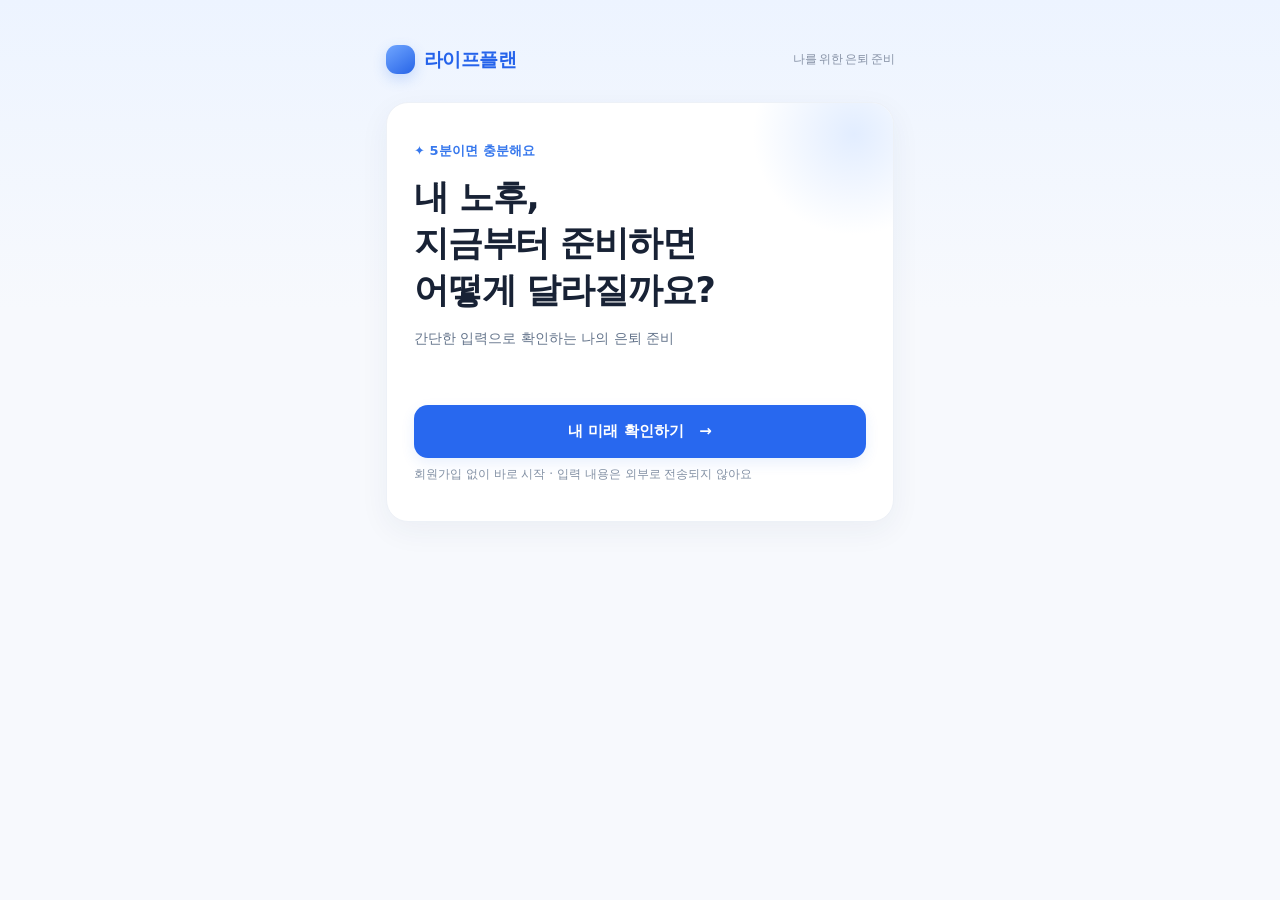
<file: index.html>
<!doctype html><html lang="ko"><head><meta charset="utf-8"><meta name="viewport" content="width=device-width,initial-scale=1"><title>LifePlan · 나의 은퇴설계</title><meta name="theme-color" content="#f7f9fd"><link rel="stylesheet" href="./style-v34.css"></head><body><main><div class="brand">라이프플랜 <span style="margin-left:auto;font-size:12px;color:#8792a6;font-weight:500">나를 위한 은퇴 준비</span></div>
<section id="home" class="card"><div class="eyebrow">✦ 5분이면 충분해요</div><h1>내 노후,<br>지금부터 준비하면<br>어떻게 달라질까요?</h1><p>간단한 입력으로 확인하는 나의 은퇴 준비</p><div style="height:38px"></div><button class="btn" onclick="start()">내 미래 확인하기 &nbsp; →</button><small>회원가입 없이 바로 시작 · 입력 내용은 외부로 전송되지 않아요</small></section>
<section id="quiz" class="card hidden"><div class="eyebrow" id="stepLabel"></div><div class="progress"><div class="bar" id="bar"></div></div><h2 id="question"></h2><div id="field"></div><p id="hint"></p><div id="workPensionOptions" class="hidden">
<div class="pension-choice worktype-grid">
<label><input type="radio" name="workType" value="db" onchange="updateWorkFields()"><span>🏢 DB형<small>회사가 퇴직급여를 책임져요</small></span></label>
<label><input type="radio" name="workType" value="dc" onchange="updateWorkFields()"><span>📈 DC형<small>회사가 적립하고 내가 운용해요</small></span></label>
<label><input type="radio" name="workType" value="unknown" onchange="updateWorkFields()"><span>❔ 모르겠어요 / 해당 없어요<small>퇴직급여 계산 제외</small></span></label>
</div>
<div id="workDBFields" class="extra-fields hidden">
<label>현재 세전 연봉</label><input type="number" id="workSalary" min="0" step="1" value="3600" inputmode="decimal">
<label>입사일부터 퇴직일까지 예상 총 근속연수 (년)</label><input type="number" id="workTenure" min="0" max="60" step="1" value="20" inputmode="decimal">
<small>현재까지 근무한 기간도 포함하세요. 예: 25세 입사, 현재 30세, 60세 퇴직이면 총 35년입니다. 연봉 ÷ 12 × 총 근속연수로 세전 단순 추정하며, 실제 DB형 급여는 퇴직 직전 평균임금 등에 따라 달라집니다.</small>
</div>
<div id="workDCFields" class="extra-fields hidden">
<label>현재 DC 적립액</label><input type="number" id="workDCBalance" min="0" step="1" value="0" inputmode="decimal">
<label>현재 세전 연봉</label><input type="number" id="workDCMonthlySalary" min="0" step="1" value="" placeholder="예: 3,600 (숫자만 입력)" inputmode="decimal" oninput="syncDCAnnual()"><small id="dcAnnualPreview">연봉을 입력하면 연간 회사 부담금(연봉 ÷ 12)을 추정해요.</small><details class="info-fold"><summary>연간 회사 부담금 직접 입력</summary><label>연간 회사 부담금</label><input type="number" id="workDCAnnual" min="0" step="1" value="0" inputmode="decimal" oninput="syncDCSalary()"></details>
<small>DC형 회사 부담금은 연간 임금총액의 1/12 이상입니다. 현재 DC 적립액에는 입사 후 지금까지 쌓인 금액을 입력하세요. 앞으로 퇴직할 때까지의 부담금만 추가 적립합니다. 연봉·상여금 변동은 별도 확인이 필요해요.</small>
</div></div><div id="pensionOptions" class="hidden" style="margin-top:15px"><label style="display:flex;align-items:center;gap:10px;font-weight:500"><input type="checkbox" id="noPension" style="width:20px;min-height:20px">국민연금을 받지 않아요 (0원 적용)</label></div><div style="height:25px"></div><div class="row"><button class="btn secondary" id="back" onclick="previous()">이전</button><button class="btn" id="next" onclick="advance()">다음</button></div></section>
<section id="results" class="hidden"><p class="value-basis">결과 금액은 모두 최초 입력 나이의 현재 구매력 기준입니다. 현재 입력하는 저축액·연금액·연봉은 입력 시점 금액 그대로 표시합니다.</p><div class="card"><span class="pill">나의 은퇴 진단 결과</span><h1 style="margin-top:15px">은퇴 후 생활비,<br>몇 살까지 가능할까요?</h1><p id="summary" class="hidden"></p><div class="stat">은퇴 시점 예상 금융자산·퇴직급여 합계 (현재가치)<b id="atRetire"></b><small id="workPensionSummary"></small></div><div class="shortfall-card"><span class="shortfall-caption">현재 계획 · 생활비 부족 예상 시점</span><b id="status"></b><small>최초 부족 시점입니다. 실제 부족·회복 여부는 그래프 아래에서 확인할 수 있어요.</small></div><div class="shortfall-card changed hidden" id="changedStatusCard"><span class="shortfall-caption">변경 계획 · 생활비 부족 예상 시점</span><b id="statusChanged"></b><small>변경 계획의 최초 부족 시점입니다. 부족·회복·재부족 시점은 그래프 아래에서 확인할 수 있어요.</small></div><h2 style="font-size:18px;margin-top:25px">은퇴 후 월 생활비 추이</h2><p style="font-size:13px">노란 실선: 현재 계획 · 파란 실선: 변경 계획 · 회색 점선: 희망 생활비 (겹치는 구간은 나란히 표시)</p><svg id="graph" class="chart" viewBox="0 0 460 260" role="img" aria-label="은퇴 이후 연령별 실제 충당 가능한 월 생활비와 희망 생활비 비교"></svg><div class="legend"><span class="dot"></span>현재 계획 &nbsp; <span id="changedLegend" class="hidden"><span class="dot alt"></span>변경 계획 &nbsp; </span> <span style="display:inline-block;width:17px;border-top:2px dashed #7f8ba2;vertical-align:middle"></span> 기본 희망 생활비 <span id="changedTargetLegend" class="hidden"><span style="display:inline-block;width:17px;border-top:2px dotted #9aa6b8;vertical-align:middle;margin-left:7px"></span> 변경 희망 생활비</span></div><div id="graphEvents" class="graph-events" aria-live="polite"></div><div class="recovery-explain" id="recoveryExplain" aria-live="polite"></div><details class="info-fold"><summary>계산 기준 · 유의사항</summary><p class="notice" id="comparisonNote"></p><p id="graphNote"></p><p>국민연금 통계 대체값: 월 647,543원(2026년 4월, 국민연금공단). 기초연금 제외. 개인별 실제 수령액·개시 연령은 다릅니다.</p><p>미래 수익 및 연금 수령액을 보장하지 않는 추정치입니다.</p></details></div>
<div class="card" id="futureCard"><h2>미래를 바꿔볼까요?</h2><p>은퇴 시점이나 저축액을 바꾸면 어떤 차이가 생길까요?</p>
<div class="stat future-preview"><span>월 저축액을 20% 늘린다면?</span><b id="futurePreviewGain">계산 중…</b><div class="future-preview-grid"><div><small>현재 계획</small><strong id="futurePreviewBase">—</strong></div><div><small>저축액 +20%</small><strong id="futurePreviewBoost">—</strong></div></div><small id="futurePreviewDesc">다른 조건은 그대로 두고 월 저축액만 20% 증가시킨 예시입니다. 아직 결과에 적용되지 않았어요.</small></div>
<button type="button" class="future-toggle" id="futureToggle" aria-expanded="false" aria-controls="futureSettings" onclick="toggleFutureSettings()">미래 계획 설정값 펼치기 ＋</button>
<div id="futureSettings" class="hidden"><label>매달 저축하는 돈</label><input type="number" id="save2" min="0" max="10000" oninput="markPending(this)"><label>은퇴하고 싶은 나이 (세)</label><input type="number" id="retire2" min="19" max="85" oninput="markPending(this)"><label>은퇴 후 한 달 생활비 (현재 가치)</label><input type="number" id="spend2" min="0" max="10000" oninput="markPending(this)"><label>국민연금 월 수령액</label><input type="number" id="pension2" min="0" max="10000" step="0.1" oninput="markPending(this)"><small id="pensionNote">0원 입력 시 통계 평균액을 적용합니다.</small><button type="button" class="details-toggle" id="detailsToggle" aria-expanded="false" onclick="toggleDetails()">⚙ 상세 설정 <span id="detailsArrow">펼치기 ＋</span></button>
<div class="details-panel hidden" id="detailsPanel">
<p style="font-size:13px">선택 항목 · 기본값 유지 가능</p>
<h3>① 연금 설정</h3>
<label>국민연금 받기 시작하는 나이</label><input type="number" id="pensionStart" min="50" max="85" step="1" value="65" oninput="markPending(this)"><small>65세는 초기 계산 가정입니다. 실제 개시 연령은 개인마다 다릅니다.</small>
<label>기존 개인연금 월 수령액</label><input type="number" id="privatePension" min="0" step="1" value="0" oninput="markPending(this)">
<div class="row"><div><label>받기 시작 (세)</label><input type="number" id="privateStart" min="40" max="100" value="60" oninput="markPending(this)"></div><div><label>받기 종료 (세)</label><input type="number" id="privateEnd" min="40" max="110" value="85" oninput="markPending(this)"></div></div>
<small>기존 개인연금만 입력하세요. 위에서 계산한 DB·DC 퇴직급여나 별도 IRP 적립액을 다시 입력하면 중복 계산돼요. 입력 월 연금액은 현재 구매력 기준으로 간주하고 물가에 연동된다고 가정합니다.</small>
<h3>② 나이에 따른 생활비</h3>
<label style="display:flex;align-items:center;gap:9px;font-weight:500"><input type="checkbox" id="ageSpending" style="width:20px;min-height:20px" onchange="toggleSpending();markPending(this)">나이에 따라 생활비 다르게 쓰기</label>
<div id="spendingPanel" class="hidden"><small>아래 비율은 최초 희망 생활비에 적용해요. 100%는 동일한 생활비입니다.</small>
<div class="row"><div><label>70대 (%)</label><input type="number" id="spend70" min="0" max="300" value="100" oninput="markPending(this)"></div><div><label>80대 (%)</label><input type="number" id="spend80" min="0" max="300" value="100" oninput="markPending(this)"></div><div><label>90세 이후 (%)</label><input type="number" id="spend90" min="0" max="300" value="100" oninput="markPending(this)"></div></div></div>
<h3>③ 운용 방식 · 수익률 · 물가</h3>
<label for="investStyle">어떤 방식으로 운용할까요?</label>
<select id="investStyle" onchange="applyInvestStyle();markPending(this)">
<option value="balanced" selected>기본형 · 연 3% (공통 가정)</option>
<option value="safe">안정 중심 · 연 2% (예시 가정)</option>
<option value="growth">성장 중심 · 연 5% (예시 가정)</option>
<option value="custom">직접 설정</option>
</select>
<small>일반 자산·DC 적용 · IRP 별도 선택 / 2·3·5%는 비교용 가정</small>
<div class="row"><div><label>은퇴 전 수익률 (%)</label><input type="number" id="preRate" min="-50" max="30" step="0.5" value="3" oninput="markCustom();markPending(this)"></div><div><label>은퇴 후 수익률 (%)</label><input type="number" id="postRate" min="-50" max="30" step="0.5" value="3" oninput="markCustom();markPending(this)"></div></div>
<div class="row"><div><label>IRP 운용수익률 직접 조정 (%)</label><input type="number" id="irpRateDetail" min="-50" max="30" step="0.5" value="2.99" oninput="markIrpCustom();markPending(this)"></div><div><label>DC형 운용수익률 (%)</label><input type="number" id="dcRate" min="-50" max="30" step="0.5" value="3" oninput="markCustom();markPending(this)"></div></div>
<label>연간 물가상승률 (%)</label><input type="number" id="inflationRate" min="-10" max="30" step="0.5" value="2" oninput="markPending(this)"><small>수익률은 확정 수익이 아닌 계산용 가정입니다. 세금과 수수료는 반영하지 않습니다.</small>
<button type="button" class="btn secondary" style="margin-top:18px" onclick="resetDetails()">상세 설정 기본값으로 되돌리기</button>
</div>
<button type="button" class="btn apply-result" onclick="applyResults()">결과 변경하기 →</button><small class="pending-hint" id="pendingMain" aria-live="polite"></small><div id="changedDetails" class="hidden"><div class="stat">변경한 계획의 은퇴 시점 자산 (현재가치)<b id="newAsset"></b></div><div class="stat">현재 계획 대비 목표 연령 잔여자산 차이 (현재가치)<b id="delta"></b></div></div><p id="editHint" class="notice">조건을 수정한 뒤 ‘결과 변경’ 버튼을 눌러주세요.</p><button class="btn secondary" onclick="window.print()">결과 PDF로 저장</button></div></div><div class="card" id="irpCard"><span class="pill">노후 준비 추가 실험</span><h2 style="margin-top:15px">개인형 IRP로<br>저축 방법을 바꿔볼까요?</h2><p>납입액·운용 방식별 은퇴자산 비교</p><div class="stat" style="margin-top:18px">현재 설정한 월 저축액<b id="irpCurrentSaving">0만원</b></div>
<div class="stat" style="margin-top:16px"><strong>IRP 전환 시 예상 추가 자산 (현재가치)</strong><b id="irpPreviewGain">계산 중…</b><small id="irpPreviewPV" class="irp-pv"></small><small id="irpPreviewDesc">기본 예시: 월 80만원을 ETF·펀드형 IRP(연 4.48% 가정)로 이전 · 아직 미적용. 설정을 변경하면 선택값으로 다시 계산해요.</small></div>
<button type="button" class="btn secondary" id="irpSettingsToggle" aria-expanded="false" onclick="toggleExperiment('irp')">IRP 설정값 펼치기 ＋</button>
<div id="irpSettingsPanel" class="hidden"><label>IRP 납입 방법</label><div class="pension-choice" style="margin-top:8px">
<label><input type="radio" name="irpMode" value="transfer" checked onchange="markPending(this)"><span><strong class="irp-choice-title">기존 예적금에서 IRP로 이전하기</strong><small>총 저축액은 그대로 유지</small></span></label>
<label><input type="radio" name="irpMode" value="extra" onchange="markPending(this)"><span><strong class="irp-choice-title">추가로 IRP에 입금하기</strong><small>월 총 저축액 증가</small></span></label></div>
<label for="irpMonthly">매달 IRP에 납입할 금액</label><input type="number" id="irpMonthly" min="0" max="150" step="1" value="0" inputmode="decimal" oninput="markPending(this)"><small id="irpValidation" style="color:#c2410c;font-weight:700" aria-live="polite"></small><small id="irpAllocation">기존 저축액 중 IRP에 넣을 금액을 입력해 주세요.</small><small>연금계좌 합산 납입한도: 연 1,800만원(월 환산 150만원). 월 저축 200만원 전액을 IRP에 납입할 수는 없어요.</small><div class="extra-fields" style="margin-top:18px"><label for="irpStrategy" style="margin-top:0">IRP에 모은 돈을 어떻게 운용할까요?</label>
<select id="irpStrategy" onchange="updateIrpStrategy();markPending(this)">
<option value="unknown" selected>잘 모르겠어요 · IRP 전체 10년 평균 2.99%</option>
<option value="deposit">🏦 예금·원리금보장형 중심</option>
<option value="mixed">⚖️ 예금 + 투자 혼합</option>
<option value="fund">📈 ETF·펀드 중심</option>
<option value="custom">⚙️ 수익률 직접 설정</option>
</select>
<div id="irpMixPanel" class="hidden"><label for="irpSafeWeight">예금·원리금보장형 비중 <b id="irpSafePct">70%</b></label><input id="irpSafeWeight" type="range" min="30" max="100" step="5" value="70" oninput="updateIrpStrategy();markPending(this)"><small>나머지 <span id="irpRiskPct">30%</span>는 ETF·펀드 등 투자상품으로 가정해요. 실제 IRP 위험자산 편입 한도는 상품 유형에 따라 다릅니다.</small></div>
<small id="irpStrategyInfo">IRP 10년 연환산 2.99% · 과거 실적</small>
<small>최근 10년 연환산(2025년 말): 원리금보장 2.11% · 실적배당 4.48%(퇴직연금 전체), IRP 2.99%. 혼합형은 비중 가중 추정. <a href="https://www.kcmi.re.kr/report/report_view?report_no=2327" target="_blank" rel="noopener noreferrer">출처: 자본시장연구원(고용노동부·금융감독원 통계 인용) ↗</a></small></div><input type="hidden" id="irpRate" value="2.99"><button type="button" class="btn apply-result" onclick="applyResults()">IRP 결과 변경하기 →</button><small class="pending-hint" id="pendingIrp" aria-live="polite"></small><div class="stat">은퇴 시점 예상 IRP 적립액 (현재가치)<b id="irpBalance">0만원</b></div><div class="stat">연간 세액공제 산술 예시 (환급 보장 아님)<b id="irpTax">0만원</b></div><input type="hidden" id="irpTaxBand" value="13.2"><input type="hidden" id="irpOtherDeduction" value="0"><small>예상 급여에 따른 공제율 13.2% 또는 16.5% 적용 · 타 연금계좌 납입 0원 가정</small><small id="irpSummary">납입액을 입력하면 계산 결과를 보여드려요.</small><details class="info-fold"><summary>IRP 계산 기준 · 유의사항</summary><p>수익률: 2025년 말 기준 과거 10년 연환산 실적. 미래 수익 보장 아님. 실적배당형 원금 손실 가능. 혼합형은 비중 가중 추정치.</p><p>중도 인출 제한 · 수수료 · 수령 시 과세 가능. 세액공제는 납부세액·소득·타 연금계좌 납입액에 따라 달라짐.</p><p>공제율은 입력 연봉 5,500만원 초과 시 13.2%, 이하 시 16.5%를 가정(종합소득 기준 등 실제 요건에 따라 다름). IRP 수령세금·수수료·세액공제액 재투자는 미반영. 은퇴 후에는 수익률이 낮은 계좌에서 우선 인출하며 IRP는 55세 이전 인출하지 않습니다. 기존 IRP 납입액 중복 입력 주의.</p></details></div></div>
<div class="card" id="housingCard"><span class="pill">노후 소득 추가 실험</span><h2 style="margin-top:14px">🏠 주택연금 가입하면?</h2><p>내 집에 거주하면서 받는 월 연금 · 기존 IRP와 함께 비교</p>
<div class="stat" style="margin-top:16px"><strong>주택연금 가입 시 예상 월 수령액 (현재가치)</strong><b id="housePreviewMonthly">계산 중…</b><small id="housePreviewDesc">주택 시세 5억원 · 70세 가입 기준 예시이며 현재 계획에는 적용되지 않았어요.</small></div>
<button type="button" class="btn secondary" id="houseSettingsToggle" aria-expanded="false" onclick="toggleExperiment('house')">주택연금 설정값 펼치기 ＋</button>
<div id="houseSettingsPanel" class="hidden"><input type="checkbox" id="houseOn" class="hidden" aria-hidden="true" tabindex="-1">
<div id="houseInputs"><label>주택 예상 매매가격 (시세 기준)</label><small>공시가격이 아닌 실제 시장에서 거래되는 예상 가격을 입력해 주세요. 가입 자격 판단에는 공시가격 등 별도 기준이 적용돼요.</small><input id="housePrice" type="number" min="1000" max="300000" step="1000" value="50000" oninput="markPending(this);validateHousingPrice(false)"><small id="housePriceError" class="housing-price-error" role="alert" aria-live="polite"></small><small class="housing-eligibility">가입 요건: 부부 중 1명 만 55세 이상 · 부부합산 공시가격 등 12억 원 이하</small><label for="houseAge">부부 중 연소자 나이 (세)</label><input id="houseAge" type="number" min="55" max="95" step="1" value="70" inputmode="numeric" oninput="markPending(this);validateHousingAge(false)"><small>배우자가 없으면 본인 나이를 입력해 주세요. 월 지급액은 부부 중 연소자 나이를 기준으로 추정합니다.</small><small id="houseAgeError" class="housing-age-error" role="alert" aria-live="assertive"></small>
<div class="stat">주택연금 월 예상 지급액 (현재가치)<b id="houseMonthly">—</b></div><small id="houseBasis">2026.03.01 한국주택금융공사 일반주택·종신 정액형 조견표 기준</small><small id="houseWarning"></small><details class="info-fold"><summary>가입 조건 · 계산 기준</summary><p>부부 중 한 명 55세 이상, 부부합산 공시가격 등 12억 원 이하 등 요건 충족 필요. 월지급액 추정에는 예상 매매가격을 사용하며, 가입 요건 판단용 공시가격과는 다릅니다.</p><p>월지급액은 공식 조견표의 연령·주택가격 구간을 선형 보간한 참고 추정치입니다. 실제 월지급액은 주택 종류, 인정 시세, 배우자 나이, 지급 방식 등에 따라 달라집니다. 정액형은 명목 지급액 일정으로 가정합니다.</p><p>주택연금은 담보대출 성격의 연금이며 보증료·이자 등이 발생합니다. 주택 시세를 현금성 은퇴자산에 더하지 않습니다. 주택담보대출 잔액과 대출상환 방식은 미반영.</p><p><a href="https://www.hf.go.kr/ko/sub03/sub03_02_02.do" target="_blank" rel="noopener">한국주택금융공사 공식 예상연금조회 ↗</a> · <a href="https://hf.go.kr/ko/sub03/sub03_01_01_02.do" target="_blank" rel="noopener">2026년 월지급금 조견표 ↗</a></p></details></div><button type="button" class="btn apply-result" onclick="applyHousingResults()">주택연금 결과 변경하기 →</button><small class="pending-hint" id="pendingHouse" aria-live="polite"></small></div></div>
<div class="card" id="actionCard"><span class="pill">참고용 개선 계산</span><h2 style="margin-top:15px">내 노후를 바꾸는<br>3가지 방법</h2><p id="actionIntro">입력 조건 기준</p><div id="actionList"></div><p class="notice">추정치 · 세금 및 수익률 변동성 미반영</p></div>
<button class="btn secondary" onclick="reset()">처음부터 다시 하기</button><div class="card survey-card" id="surveyCard"><span class="pill">LifePlan 이용 후기</span><h2 style="margin-top:14px">사용 경험을 들려주세요.</h2><p>라이프플랜을 사용해 보신 의견을 남겨주시면 개선에 도움이 됩니다.</p><a class="btn survey-link" href="https://naver.me/FRoTKRwP" target="_blank" rel="noopener noreferrer">설문조사 참여하기 →</a><small>네이버폼이 새 탭에서 열립니다.</small></div><div class="card reference-card" id="referenceCard"><details class="info-fold" id="allReferences"><summary>📚 참고 · 계산 기준 및 유의사항</summary><p>아래 내용은 계산에 사용한 가정과 검증 결과입니다. 세금·수수료·연금 인출 한도는 별도 확인이 필요합니다.</p><div id="referenceAudit"></div><div id="referenceIRP"><div id="irpComparisonNote" class="stat" style="margin-top:14px;display:none;background:#fff8eb;border-color:#ffe0aa;color:#7a4b12;line-height:1.65;font-size:14px"></div></div></details></div></section></main>
<script src="./app-v34.js"></script></body></html>
</file>
<file: style-v34.css>
:root{font-family:system-ui,-apple-system,"Noto Sans KR",sans-serif;color:#182235;background:#f5f7fb}*{box-sizing:border-box}body{margin:0}main{max-width:520px;margin:0 auto;padding:24px 18px 70px}.brand{font-size:18px;font-weight:800;color:#2764e7;margin:14px 0 35px}.card{background:white;border-radius:24px;padding:27px 22px;box-shadow:0 8px 30px #1b3c6910;margin-bottom:16px}h1{font-size:30px;line-height:1.35;letter-spacing:-1px;margin:0 0 12px}h2{font-size:22px;margin:0 0 12px}p{color:#697386;line-height:1.6}.eyebrow{color:#2764e7;font-weight:750;font-size:13px;margin-bottom:12px}.btn{border:0;border-radius:14px;background:#2868ef;color:white;font-weight:750;font-size:16px;padding:16px;width:100%;cursor:pointer}.btn.secondary{background:#eef3ff;color:#2868ef}.row{display:flex;gap:10px}.row>*{flex:1}label{display:block;font-size:15px;font-weight:700;margin:19px 0 8px}input,select{width:100%;padding:14px;border:1px solid #dfe5ef;border-radius:12px;font-size:17px;background:white;color:#182235}small{display:block;color:#8490a0;margin-top:7px;line-height:1.5}.hidden{display:none}.progress{height:6px;background:#e8eef8;border-radius:10px;margin-bottom:25px}.bar{height:100%;background:#2868ef;border-radius:10px;transition:.2s}.stat{background:#f4f7ff;border-radius:16px;padding:18px;margin:12px 0}.stat b{display:block;font-size:25px;margin-top:7px}.chart{width:100%;height:220px}.legend{font-size:12px;color:#64748b}.dot{display:inline-block;width:10px;height:10px;border-radius:50%;margin-right:5px;background:#2868ef}.dot.alt{background:#ff9f43}.notice{font-size:12px;color:#778397;line-height:1.7}button:disabled{opacity:.4} .pill{display:inline-block;background:#eef4ff;color:#2868ef;padding:7px 11px;border-radius:20px;font-size:13px;font-weight:700}
/* LifePlan visual refresh — soft, mobile-first financial UX */
:root{color:#191f28;background:#f7f9fd}
body{background:linear-gradient(180deg,#edf4ff 0,#f7f9fd 310px,#f7f9fd 100%);min-height:100vh}
main{max-width:540px;padding:22px 18px 85px}
.brand{display:flex;align-items:center;gap:9px;color:#2563eb;font-size:19px;letter-spacing:-.6px;margin:9px 0 28px}
.brand:before{content:"";width:29px;height:29px;border-radius:11px;background:linear-gradient(145deg,#70a6ff,#2764e7);box-shadow:0 5px 14px #367af43b}
.card{border:1px solid #ffffffd9;box-shadow:0 12px 38px #253b6410;border-radius:27px;padding:29px 24px;margin-bottom:18px}
#home{padding:38px 27px 31px;min-height:420px;position:relative;overflow:hidden}
#home:before{content:"";position:absolute;width:210px;height:210px;border-radius:50%;background:radial-gradient(circle,#e2edff 0,#e2edff00 68%);right:-66px;top:-74px;pointer-events:none}
h1{font-size:clamp(29px,7.5vw,35px);letter-spacing:-1.5px;line-height:1.32}
h2{font-size:24px;letter-spacing:-.8px;line-height:1.4}
p{font-size:15px;line-height:1.8;color:#667085}
.eyebrow{letter-spacing:.1px;color:#3778ed}
.btn{background:#2874f0;min-height:54px;border-radius:15px;box-shadow:0 6px 16px #3475ed22;transition:transform .13s,background .13s}
.btn:active{transform:scale(.985);background:#175cce}
.btn.secondary{box-shadow:none;background:#eef4ff;color:#2764e7}
.btn.secondary:active{background:#e2ecff}
input,select{border:1.5px solid #e3e9f3;border-radius:14px;min-height:54px;outline:none;transition:border-color .2s,box-shadow .2s}
input:focus,select:focus{border-color:#3980f8;box-shadow:0 0 0 4px #3980f817}
label{font-size:14px}
.progress{height:7px;background:#edf1f8;margin-bottom:30px}
.bar{background:linear-gradient(90deg,#6ba7ff,#2868ef)}
.stat{background:linear-gradient(135deg,#f2f7ff,#f8faff);border:1px solid #e8f0ff;border-radius:19px;padding:20px}
.stat b{font-size:26px;letter-spacing:-1px;color:#1b4fc2;overflow-wrap:anywhere}
.pill{background:#eaf2ff;color:#2868ef;padding:9px 13px}
.chart{margin-top:15px;background:#fbfcff;border-radius:14px;padding:8px}
.notice{border-top:1px solid #eef1f6;padding-top:13px;margin-top:19px}
@media(min-width:600px){main{padding-top:36px}}
@media print{body{background:white}main{max-width:100%;padding:0}.brand,#home,#quiz,.btn,#results>.card:nth-child(2) label,#results>.card:nth-child(2) input{display:none!important}.card{box-shadow:none;border:1px solid #ddd;break-inside:avoid}}

.details-toggle{display:flex;align-items:center;justify-content:space-between;width:100%;padding:17px 18px;border:1px solid #dfe9fa;background:#f5f8ff;color:#245ac5;border-radius:15px;font-size:16px;font-weight:750;cursor:pointer;margin:18px 0 6px}
.details-panel{background:#fbfcff;border:1px solid #e7eef8;border-radius:18px;padding:4px 18px 20px;margin-bottom:16px}
.details-panel h3{font-size:16px;margin:22px 0 7px}.details-panel small{font-size:12px}.details-panel .row label{font-size:12px}.details-panel .row input{font-size:15px;padding:10px}.details-panel select{font-size:15px}.tag{display:inline-block;border-radius:20px;background:#edf4ff;color:#2868ef;font-size:12px;padding:5px 10px}
@media print{.details-toggle,.details-panel{display:none!important}}
#actionCard .stat{margin:14px 0}#actionCard .btn{font-size:14px;min-height:44px;padding:12px}#actionCard p{line-height:1.6}
.pension-choice{display:grid;grid-template-columns:1fr 1fr;gap:10px;margin-top:17px}
.pension-choice label{display:block;margin:0;cursor:pointer}
.pension-choice input{position:absolute;opacity:0;width:1px;height:1px;min-height:1px}
.pension-choice span{display:block;padding:17px 12px;border:2px solid #e6edf7;border-radius:16px;min-height:82px;background:white;line-height:1.55;font-size:14px;font-weight:750}
.pension-choice small{font-weight:400;font-size:11px;margin-top:3px}
.pension-choice input:checked+span{background:#edf5ff;border-color:#2874f0;color:#1b55bb}
.pension-choice input:focus-visible+span{outline:3px solid #98bcff}
/* Three retirement options: two equal cards above, one full-width below. */
.worktype-grid>label:last-child{grid-column:1/-1}
.worktype-grid>label:last-child span{min-height:72px;display:flex;flex-direction:column;justify-content:center;align-items:center;text-align:center}
.worktype-grid>label:last-child small{display:block}
.extra-fields{background:#f6f9ff;border-radius:16px;padding:16px;margin-top:15px}
.extra-fields label{margin-top:12px}
.info-fold{margin-top:13px;border-top:1px solid #edf0f5;padding-top:12px;color:#768398;font-size:12px}.info-fold summary{cursor:pointer;font-weight:700;color:#64748b;list-style:none}.info-fold summary:after{content:" ＋"}.info-fold[open] summary:after{content:" −"}.info-fold p,.info-fold small{font-size:12px;line-height:1.65;margin:9px 0}.stat{margin:10px 0}.card>p{margin:8px 0 17px}

.diagnostic-lines{display:grid;gap:9px;margin-top:11px}.diagnostic-row{display:flex;justify-content:space-between;align-items:flex-start;gap:12px;border-bottom:1px solid #e7edf5;padding-bottom:9px;font-size:13px;line-height:1.5}.diagnostic-row:last-child{border-bottom:0;padding-bottom:0}.diagnostic-row span{color:#667085;flex:1}.diagnostic-row b{color:#182b49;text-align:right;max-width:57%;overflow-wrap:anywhere}.diagnostic-note{font-size:11px;color:#8290a4;line-height:1.55;margin-top:9px}/* Compact, printable personalized retirement report */
.report-grid{display:grid;grid-template-columns:1fr 1fr;gap:10px;margin:16px 0}.report-metric{background:#f5f8ff;border:1px solid #e8eef9;border-radius:15px;padding:15px 12px}.report-metric small{font-size:11px;margin:0;color:#667085}.report-metric strong{display:block;margin-top:7px;font-size:20px;color:#245ac5;letter-spacing:-.5px;overflow-wrap:anywhere}.report-verdict{padding:16px;border-radius:16px;background:#edf5ff;border:1px solid #dbe9ff}.report-verdict strong{display:block;color:#2059c4;font-size:19px;margin-bottom:5px}.report-verdict p{margin:0;font-size:13px}.report-next{padding:15px 17px;background:#f8fafc;border-radius:14px;margin-top:13px}.report-next b{font-size:14px}.report-next p{margin:5px 0 0;font-size:13px}.report-meta{font-size:11px;color:#8591a2;line-height:1.6;margin-top:14px}@media print{#reportCard{break-inside:avoid}#reportCard .btn{display:none!important}}
.house-toggle{display:flex;align-items:center;gap:12px;font-weight:750;margin:20px 0;cursor:pointer}.house-toggle input{width:22px;height:22px;accent-color:#2b76e5}.house-toggle+div{margin-top:8px}#housingCard .stat{margin:18px 0}#housingCard small{display:block;margin:8px 0;line-height:1.65}
/* Short input guidance directly above the field */
.quiz-input-hint{font-size:14px;color:#8491a5;line-height:1.65;margin:17px 0 9px;font-weight:400}
/* Unit suffix stays visible while editing */
.money-input{position:relative}.money-input input{padding-right:72px}.money-input .money-unit{position:absolute;right:17px;top:50%;transform:translateY(-50%);font-weight:750;font-size:15px;color:#68788f;pointer-events:none}.money-input input:focus+.money-unit{color:#2764e7}

.shortfall-card{margin:12px 0;padding:22px 20px;border-radius:19px;background:linear-gradient(135deg,#fff1f1,#fff8f8);border:1px solid #ffd9dc}
.shortfall-card .shortfall-caption{font-size:14px;font-weight:800;color:#a82b3d}
.shortfall-card b{display:block;font-size:34px;letter-spacing:-1.5px;color:#df354b;margin:8px 0}
.shortfall-card small{color:#8c5a62;font-size:12px}
.shortfall-card.changed{background:linear-gradient(135deg,#fff4e6,#fffbf5);border-color:#ffdfb9}
.shortfall-card.changed .shortfall-caption,.shortfall-card.changed b{color:#cf7116}
.shortfall-card.changed small{color:#a4764e}
.apply-result{margin:20px 0 6px}
.pending-hint{color:#d36a19;font-weight:700;min-height:18px}

/* v6: 미래 변경 섹션을 IRP처럼 요약→펼치기 구조로 구성 */
.future-preview{margin:18px 0 16px;background:#f4f8ff;border:1px solid #e0eafc}
.future-preview small{display:block;margin-top:9px}
.future-toggle{display:block;width:100%;border:0;border-radius:17px;padding:19px 14px;background:#eaf1ff;color:#245ec5;font:inherit;font-weight:800;cursor:pointer;margin-bottom:12px}
#futureSettings:not(.hidden){padding-top:6px}

/* v7: 미래 계획 예시를 설정 전 비교 카드로 노출 */
.future-preview-grid{display:grid;grid-template-columns:1fr 1fr;gap:12px;margin:15px 0;}
.future-preview-grid>div{background:#fff;border:1px solid #dce6f6;border-radius:12px;padding:12px;}
.future-preview-grid small{display:block;margin:0 0 6px;color:#7d899a;}
.future-preview-grid strong{display:block;font-size:15px;color:#22375d;line-height:1.5;}
#futurePreviewGain{font-size:clamp(23px,5vw,32px);color:#245fc8;}
@media(max-width:390px){.future-preview-grid{grid-template-columns:1fr;}}

/* v8: prevent overlapping SVG annotation labels */
.graph-events{display:grid;gap:8px;margin:14px 0 6px}
.graph-event{padding:10px 12px;border-left:4px solid #2d6cdf;background:#f5f8ff;border-radius:8px;color:#31425d;font-size:13px;line-height:1.55;overflow-wrap:anywhere}
.irp-pv{display:block;color:#2958a3;font-weight:700;margin:10px 0 3px}
.chart{max-width:100%;overflow:visible}

/* v9: investment comparison note readability */
#cashflowAuditV20261030{line-height:1.85;overflow-wrap:anywhere;}

/* v10 IRP preview legibility */
#irpPreviewDesc{display:block;line-height:1.75;overflow-wrap:anywhere}#irpPreviewPV{display:block;line-height:1.55;margin-top:8px}

/* v12: 긴 검증 설명은 마지막 참고 접기 섹션으로 이동 */
.reference-card{margin-top:22px}.reference-card .info-fold{margin:0}.reference-card #referenceAudit{overflow-wrap:anywhere;line-height:1.7;margin-top:14px}.reference-card #referenceAudit .notice{font-size:13px;line-height:1.7;color:#66768e}.reference-card summary{cursor:pointer;font-weight:700}.reference-card #irpComparisonNote{font-size:13px!important}

/* Restored Naver Form feedback card */
.survey-card{margin-top:18px}
.survey-link{display:block;text-align:center;text-decoration:none;margin:16px 0 12px;box-sizing:border-box}
.survey-card small{display:block;color:#7f8ba2}

.recovery-explain{margin:12px 0 0;padding:14px 16px;background:#f5f8ff;border:1px solid #dfe9ff;border-radius:14px;font-size:13px;line-height:1.65;color:#344562}
.graph-events{display:grid;gap:8px;margin-top:12px}
.graph-events>div{overflow-wrap:anywhere}

/* v14: restore retirement income-gap analysis cards only */
.graph-events{display:grid;gap:12px;margin:16px 0 0}
.gap-event-group{background:#fff;border:1px solid #dfe7f4;border-radius:16px;padding:15px 14px}
.gap-event-group h3{font-size:14px;margin:0 0 12px;font-weight:800}
.gap-event-item{border-left:3px solid;padding:1px 0 10px 12px;margin:0 0 4px}
.gap-event-item:last-child{padding-bottom:0;margin-bottom:0}
.gap-event-item strong{display:block;font-size:13px;line-height:1.5}
.gap-event-item p{font-size:12px;line-height:1.65;margin:4px 0 0;color:#66768e}
.gap-no-events{background:#fff;border:1px solid #dfe7f4;border-radius:14px;padding:13px;font-size:12px;margin:0}

/* Current-plan summary uses the same blue identity as the chart. */
.shortfall-card:not(.changed){background:linear-gradient(135deg,#eef5ff,#f7faff);border-color:#d6e6ff}
.shortfall-card:not(.changed) .shortfall-caption{color:#245fc8}
.shortfall-card:not(.changed) b{color:#2868ef}
.shortfall-card:not(.changed) small{color:#607fae}

.housing-eligibility{display:block;margin:12px 0 15px;color:#245fc8;font-weight:600;line-height:1.55}.housing-age-error{display:block;color:#d73535;font-weight:600;line-height:1.5}.housing-age-error:empty{display:none}#houseAge[aria-invalid="true"]{border-color:#e66b6b}

/* v18: consistent plan identities: current blue, changed green, asset total slate. */
#results > .card:first-child > .stat:first-of-type{background:linear-gradient(135deg,#f1f5f9,#f8fafc);border:1px solid #dce4ee}
#atRetire{color:#334155}
#workPensionSummary{color:#64748b}
.shortfall-card.changed{background:linear-gradient(135deg,#eafaf2,#f6fdf9);border-color:#bcebd4}
.shortfall-card.changed .shortfall-caption,.shortfall-card.changed b{color:#138457}
.shortfall-card.changed small{color:#4b8971}
.dot.alt{background:#18a66a}

/* v19: housing market-price advisory and distinct overlaid comparison lines */
.housing-price-error{display:block;color:#d73535;font-weight:600;line-height:1.55;margin-top:7px}.housing-price-error:empty{display:none}#housePrice[aria-invalid="true"]{border-color:#e66b6b;outline-color:#e66b6b}
.legend .dot.alt{width:17px;height:0;border-radius:0;border-top:3px dashed #18a66a;background:none;vertical-align:middle}


/* v20 — unified LifePlan design system. Existing finance calculations are unchanged. */
:root{
  --lp-blue:#2868ef;--lp-blue-dark:#2057cb;--lp-blue-soft:#eef5ff;--lp-blue-border:#d7e6ff;
  --lp-green:#16865a;--lp-green-strong:#128154;--lp-green-soft:#eaf9f1;--lp-green-border:#bfe7d2;
  --lp-ink:#182235;--lp-muted:#64748b;--lp-subtle:#8290a4;--lp-border:#e0e8f2;
  --lp-surface:#ffffff;--lp-surface-soft:#f6f9ff;--lp-bg:#f7f9fd;
  --lp-radius:16px;--lp-radius-lg:22px;--lp-space:16px;
  font-family:system-ui,-apple-system,BlinkMacSystemFont,"Apple SD Gothic Neo","Noto Sans KR",sans-serif;
  color:var(--lp-ink);font-size:15px;
}
html{-webkit-text-size-adjust:100%;scroll-behavior:smooth}
body{color:var(--lp-ink);font-family:inherit;line-height:1.55}
main{width:100%;max-width:540px;padding-inline:16px}
.card{padding:26px 23px;border-radius:var(--lp-radius-lg);border:1px solid #edf1f7;margin-bottom:16px;box-shadow:0 9px 30px #253b640e}
h1{font-size:clamp(28px,7vw,35px);line-height:1.34;letter-spacing:-1.2px}
h2{font-size:clamp(20px,5.2vw,23px);line-height:1.4;letter-spacing:-.65px}
h3{line-height:1.45;letter-spacing:-.2px}
p{font-size:14px;line-height:1.72;color:var(--lp-muted)}
label{font-size:14px;line-height:1.5;color:var(--lp-ink);margin:18px 0 8px}
small,.notice,.diagnostic-note{font-size:12px;line-height:1.65;color:var(--lp-subtle)}
input:not([type=checkbox]):not([type=radio]):not([type=range]),select{font-family:inherit;font-size:16px;min-height:54px;padding:13px 15px;border-radius:14px;border:1.5px solid var(--lp-border);background:#fff;color:var(--lp-ink);max-width:100%}
input:not([type=checkbox]):not([type=radio]):not([type=range]):focus,select:focus{border-color:var(--lp-blue);box-shadow:0 0 0 3px #2868ef1a;outline:none}
input[aria-invalid="true"]:not([type=checkbox]):not([type=radio]){border-color:#df5757!important;box-shadow:0 0 0 2px #df575712}
input[type=checkbox],input[type=radio],input[type=range]{accent-color:var(--lp-blue)}
.btn,.future-toggle,.details-toggle{font-family:inherit;font-size:15px;font-weight:750;line-height:1.4;border-radius:14px;min-height:52px}
.btn{background:var(--lp-blue);box-shadow:0 5px 14px #2868ef1a}
.btn.secondary,.future-toggle,.details-toggle{background:#edf4ff;color:var(--lp-blue-dark);box-shadow:none}
.btn:focus-visible,.future-toggle:focus-visible,.details-toggle:focus-visible,.info-fold summary:focus-visible{outline:3px solid #96b8ff;outline-offset:2px}
.details-toggle,.future-toggle{padding:15px 16px;margin-block:16px 10px}
.details-panel{border-radius:var(--lp-radius);padding:8px 16px 18px;background:#f9fbff}
.extra-fields{background:#f6f9ff;border:1px solid #eaf0fa;border-radius:var(--lp-radius)}
.stat,.future-preview,.report-metric,.report-verdict,.report-next,.recovery-explain{border-radius:var(--lp-radius);padding:18px;margin-block:12px}
.stat{border:1px solid #e3ecfb;background:#f4f8ff;font-size:14px;line-height:1.6}
.stat b{font-size:clamp(22px,5.8vw,27px);line-height:1.3;letter-spacing:-.75px;margin-top:6px}
.shortfall-card{padding:20px 19px;border-radius:var(--lp-radius);margin:12px 0}
.shortfall-card:not(.changed){background:var(--lp-blue-soft);border-color:var(--lp-blue-border)}
.shortfall-card:not(.changed) .shortfall-caption,.shortfall-card:not(.changed) b{color:var(--lp-blue)}
.shortfall-card.changed{background:var(--lp-green-soft);border-color:var(--lp-green-border)}
.shortfall-card.changed .shortfall-caption,.shortfall-card.changed b{color:var(--lp-green)}
.shortfall-card b{font-size:clamp(26px,7vw,34px);line-height:1.25;letter-spacing:-1px;overflow-wrap:anywhere}
.shortfall-card small{line-height:1.6}
#results>.card:first-child>.stat:first-of-type{background:#f3f6fa;border-color:#dce4ee}
#atRetire{color:#334155}
#changedDetails .stat{background:var(--lp-green-soft);border-color:var(--lp-green-border)}
#changedDetails .stat b{color:var(--lp-green)}
#changedStatusCard .shortfall-caption{color:var(--lp-green)}
.future-preview-grid{gap:10px}.future-preview-grid>div{border-radius:12px;padding:13px}
.future-preview-grid strong{font-size:14px;overflow-wrap:anywhere}
.pension-choice span{border-radius:14px}
.pill,.tag{background:#eaf2ff;color:var(--lp-blue-dark)}
.gap-event-group{border-radius:var(--lp-radius);padding:16px}
.graph-event{border-radius:12px}
.chart{display:block;width:100%;height:auto;aspect-ratio:460/260;max-width:100%;padding:6px;background:#fafcff;border-radius:var(--lp-radius)}
.legend{display:flex;flex-wrap:wrap;align-items:center;gap:7px 5px;font-size:12px;line-height:1.8;margin-top:8px}
.dot.alt{background:none;border-top:3px dashed var(--lp-green);width:17px;height:0;border-radius:0}
.housing-eligibility{color:var(--lp-blue-dark);font-size:12px;font-weight:650;line-height:1.6}
.housing-age-error,.housing-price-error{color:#d73535;font-size:12px;font-weight:650}
.money-input .money-unit{font-size:14px}
.info-fold{font-size:12px;line-height:1.6}
.info-fold summary{line-height:1.5}
#housingCard .stat,#irpCard .stat{margin-block:14px}
.survey-link{display:flex;align-items:center;justify-content:center}
#results .row,#futureSettings .row,.details-panel .row{min-width:0}
.row>*{min-width:0}
@media(max-width:420px){main{padding:16px 12px 64px}.card{padding:23px 18px;border-radius:20px}.brand{margin-bottom:22px}.row{gap:8px}.details-panel{padding:7px 12px 16px}.future-preview-grid{gap:8px}.future-preview-grid>div{padding:11px}.shortfall-card{padding:18px 16px}.report-grid{gap:8px}}
@media(max-width:350px){.future-preview-grid,.report-grid{grid-template-columns:1fr}.pension-choice{gap:7px}.pension-choice span{padding:12px 8px;font-size:12px}}
@media(prefers-reduced-motion:reduce){*,*::before,*::after{scroll-behavior:auto!important;transition:none!important}}
@media print{.card{box-shadow:none!important;border:1px solid #dfe5ee!important}body{background:white!important}}

/* v21: full-spending status uses violet; plan identities remain blue/green. */
.legend .dot.alt,.dot.alt{background:#18a66a;border:0;width:11px;height:11px;border-radius:50%;vertical-align:middle}

/* v22: Equal-height IRP contribution choices on mobile and desktop */
#irpSettingsPanel .pension-choice{grid-template-columns:repeat(2,minmax(0,1fr));align-items:stretch}
#irpSettingsPanel .pension-choice>label{display:flex;min-width:0;height:100%;margin:0}
#irpSettingsPanel .pension-choice>label>span{display:flex;flex:1;min-width:0;min-height:112px;flex-direction:column;justify-content:center;overflow-wrap:anywhere;word-break:keep-all;padding:14px 12px}
#irpSettingsPanel .pension-choice>label>span small{display:block;margin-top:6px}
@media(max-width:350px){#irpSettingsPanel .pension-choice>label>span{padding:12px 9px;font-size:12px}}

/* v23: current and changed lines are both solid; overlapping strokes remain distinguishable. */
.legend .dot.alt,.dot.alt{background:#18a66a;border:0;width:11px;height:11px;border-radius:50%}

/* v24: consistent IRP choice typography and mint full-spending status */
#irpSettingsPanel .pension-choice>label>span{
  justify-content:flex-start;min-height:116px;padding:18px 12px 14px;
  font-size:14px;line-height:1.55;font-weight:750;
}
#irpSettingsPanel .pension-choice>label>span small{
  display:block;margin-top:8px;font-size:12px;line-height:1.5;font-weight:400;
}
#irpSettingsPanel .pension-choice>label{align-self:stretch}
@media(max-width:350px){#irpSettingsPanel .pension-choice>label>span{padding:15px 9px 12px;font-size:12px}}
/* Changed-plan legend now represents a solid green stroke. */
.legend .dot.alt,.dot.alt{display:inline-block;width:17px;height:0;border:0;border-top:3px solid #18a66a;border-radius:0;background:none;vertical-align:middle}

/* v25 — Align the complete IRP card text blocks, not just outer card heights. */
#irpSettingsPanel .pension-choice>label>span{display:grid;grid-template-rows:minmax(44px,auto) auto 1fr;align-content:start;justify-content:stretch;gap:0;min-height:116px;padding:16px 12px 14px}
#irpSettingsPanel .pension-choice .irp-choice-title{display:block;margin:0;font:inherit;font-size:14px;font-weight:750;line-height:1.55;letter-spacing:-.15px;word-break:keep-all;overflow-wrap:anywhere}
#irpSettingsPanel .pension-choice>label>span small{align-self:start;margin:6px 0 0;font-size:12px;line-height:1.5;font-weight:400}
@media(max-width:350px){#irpSettingsPanel .pension-choice>label>span{padding:14px 9px 12px;grid-template-rows:minmax(42px,auto) auto 1fr}#irpSettingsPanel .pension-choice .irp-choice-title{font-size:12px}}
/* Warning and recovery states are independent of plan identity. */
.shortfall-card.changed{background:#fff9e6;border-color:#f5d77b}
.shortfall-card.changed .shortfall-caption,.shortfall-card.changed b{color:#b77900}

/* v26: shortage is pale warm yellow throughout; recovery remains green. */
.shortfall-card.changed{background:#fffdf5;border-color:#f5e8bd}
.shortfall-card.changed .shortfall-caption,.shortfall-card.changed b{color:#ad780d}
.shortfall-card.changed small{color:#8e7848}
/* Keep current-plan summary blue and the changed-plan shortage summary pale yellow. */
.shortfall-card:not(.changed){background:#eef5ff;border-color:#d6e6ff}
.shortfall-card:not(.changed) .shortfall-caption,.shortfall-card:not(.changed) b{color:#2868ef}
.shortfall-card:not(.changed) small{color:#607fae}

/* v28 — Consistent warm-yellow changed-plan identity; green reserved for recovery. */
:root{--lp-changed:#c48b12;--lp-changed-line:#e6aa22;--lp-changed-soft:#fffdf4;--lp-changed-border:#f4e6b7}
.shortfall-card.changed{background:var(--lp-changed-soft)!important;border-color:var(--lp-changed-border)!important}
.shortfall-card.changed .shortfall-caption,.shortfall-card.changed b,.shortfall-card.changed small{color:var(--lp-changed)!important}
#changedStatusCard .shortfall-caption{color:var(--lp-changed)!important}
#changedDetails .stat{background:var(--lp-changed-soft);border-color:var(--lp-changed-border)}
#changedDetails .stat b{color:var(--lp-changed)}
.legend .dot.alt,.dot.alt{border-top:3px solid var(--lp-changed-line)!important;background:none!important}
/* Remove native number steppers that overlap the unit badges on narrow screens. */
input[type=number]{-moz-appearance:textfield;appearance:textfield}
input[type=number]::-webkit-inner-spin-button,input[type=number]::-webkit-outer-spin-button{-webkit-appearance:none;appearance:none;margin:0}

/* v29: shortage events orange; changed-plan graph stroke yellow (same as markers). */
.legend .dot.alt,.dot.alt{border-top-color:#e6aa22!important}

/* v30: swap plan identity colors only; event severity colors unchanged. */
:root{--lp-current:#b77900;--lp-current-line:#e6aa22;--lp-current-soft:#fffdf4;--lp-current-border:#f4e6b7;--lp-changed:#2868ef;--lp-changed-line:#2868ef;--lp-changed-soft:#eef5ff;--lp-changed-border:#d6e6ff}
.shortfall-card:not(.changed){background:var(--lp-current-soft)!important;border-color:var(--lp-current-border)!important}
.shortfall-card:not(.changed) .shortfall-caption,.shortfall-card:not(.changed) b,.shortfall-card:not(.changed) small{color:var(--lp-current)!important}
.shortfall-card.changed{background:var(--lp-changed-soft)!important;border-color:var(--lp-changed-border)!important}
.shortfall-card.changed .shortfall-caption,.shortfall-card.changed b,.shortfall-card.changed small{color:var(--lp-changed)!important}
#changedStatusCard .shortfall-caption{color:var(--lp-changed)!important}
#changedDetails .stat{background:var(--lp-changed-soft)!important;border-color:var(--lp-changed-border)!important}
#changedDetails .stat b{color:var(--lp-changed)!important}
.legend>.dot:not(.alt){background:var(--lp-current-line)!important}
.legend .dot.alt,.dot.alt{border-top-color:var(--lp-changed-line)!important}

/* v31: pale lemon current-plan identity vs saturated orange shortage events. */
:root{--lp-current:#947300;--lp-current-line:#d4ad2c;--lp-current-soft:#fffef6;--lp-current-border:#f2e8bf}
.shortfall-card:not(.changed){background:#fffef6!important;border-color:#f2e8bf!important}
.shortfall-card:not(.changed) .shortfall-caption,.shortfall-card:not(.changed) b{color:#947300!important}
.shortfall-card:not(.changed) small{color:#81764d!important}
.legend>.dot:not(.alt){background:#d4ad2c!important}
/* Event status: orange only for partial shortfall, not plan identity. */
.gap-event-item{border-left-width:3px}

.value-basis{font-size:12px;color:#526787;background:#edf4ff;border:1px solid #d6e5fa;border-radius:12px;padding:12px 14px;margin:0 0 16px;line-height:1.65}
</file>
